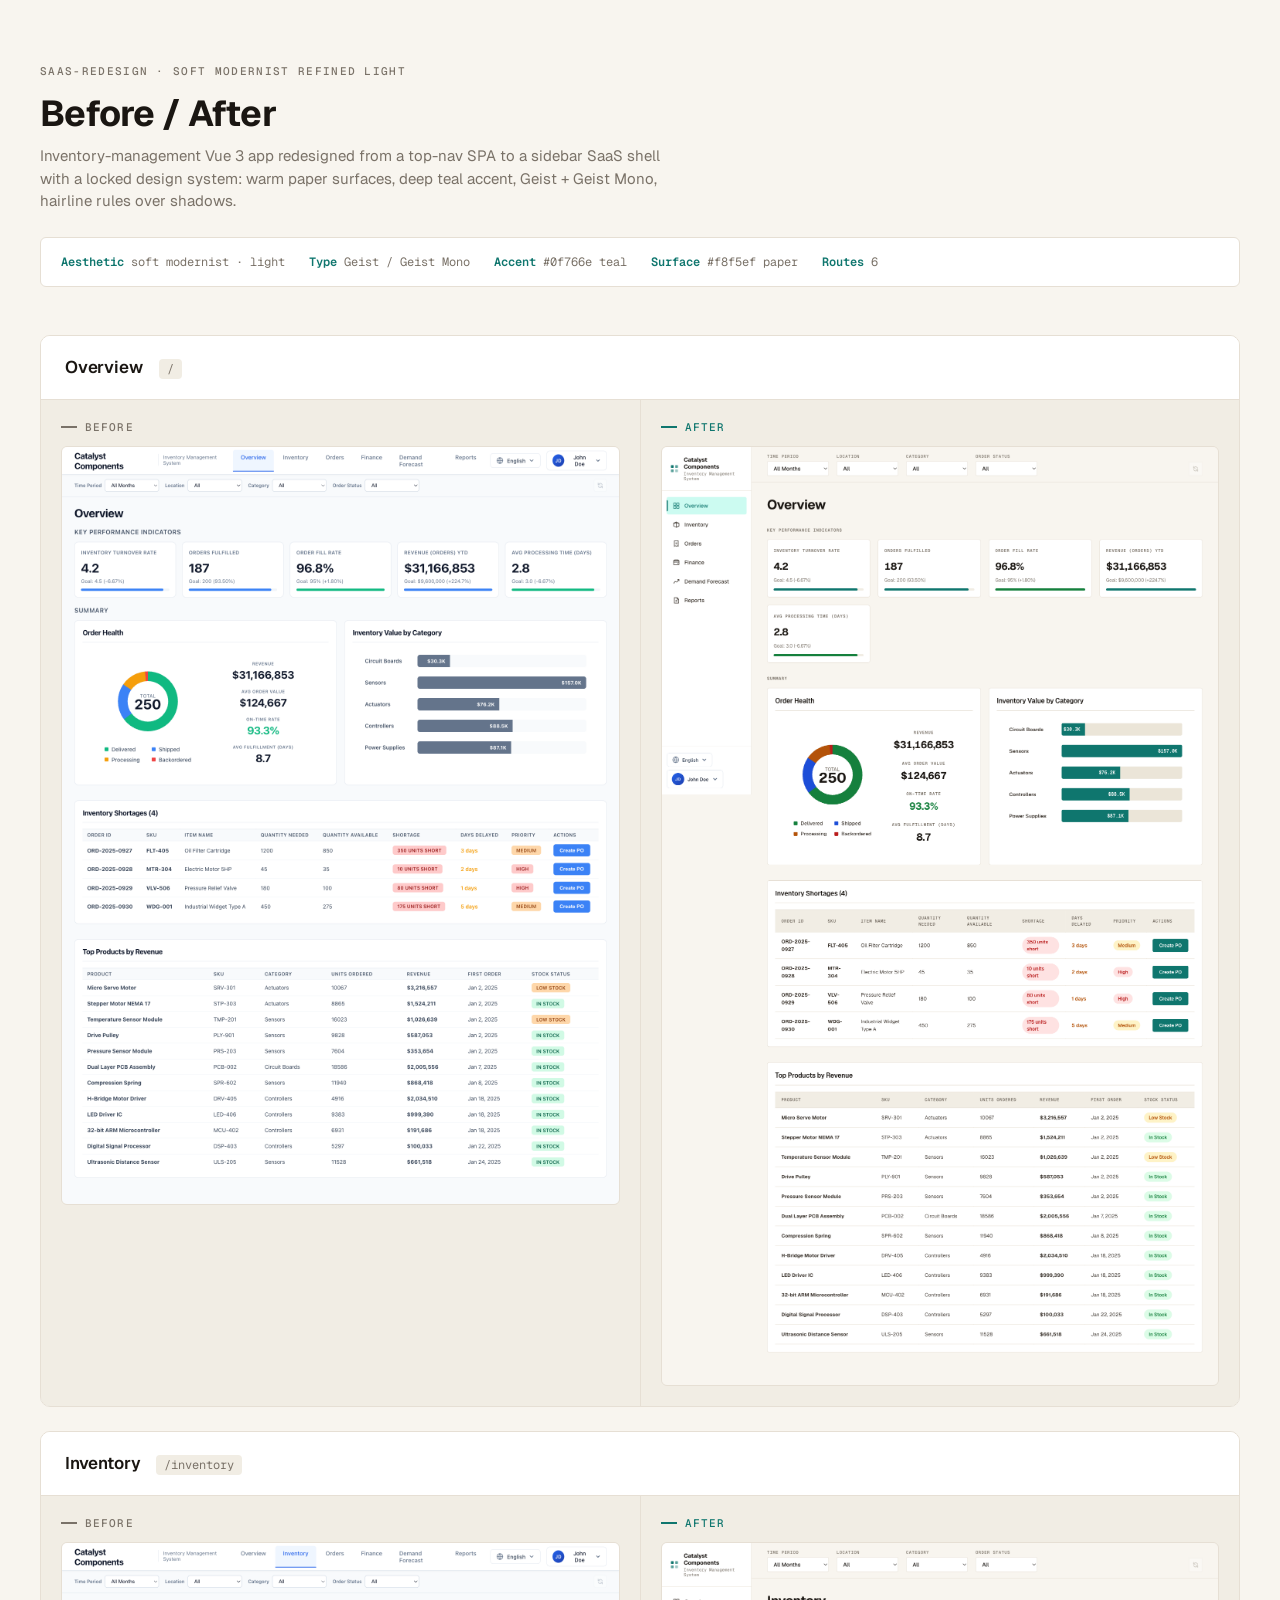
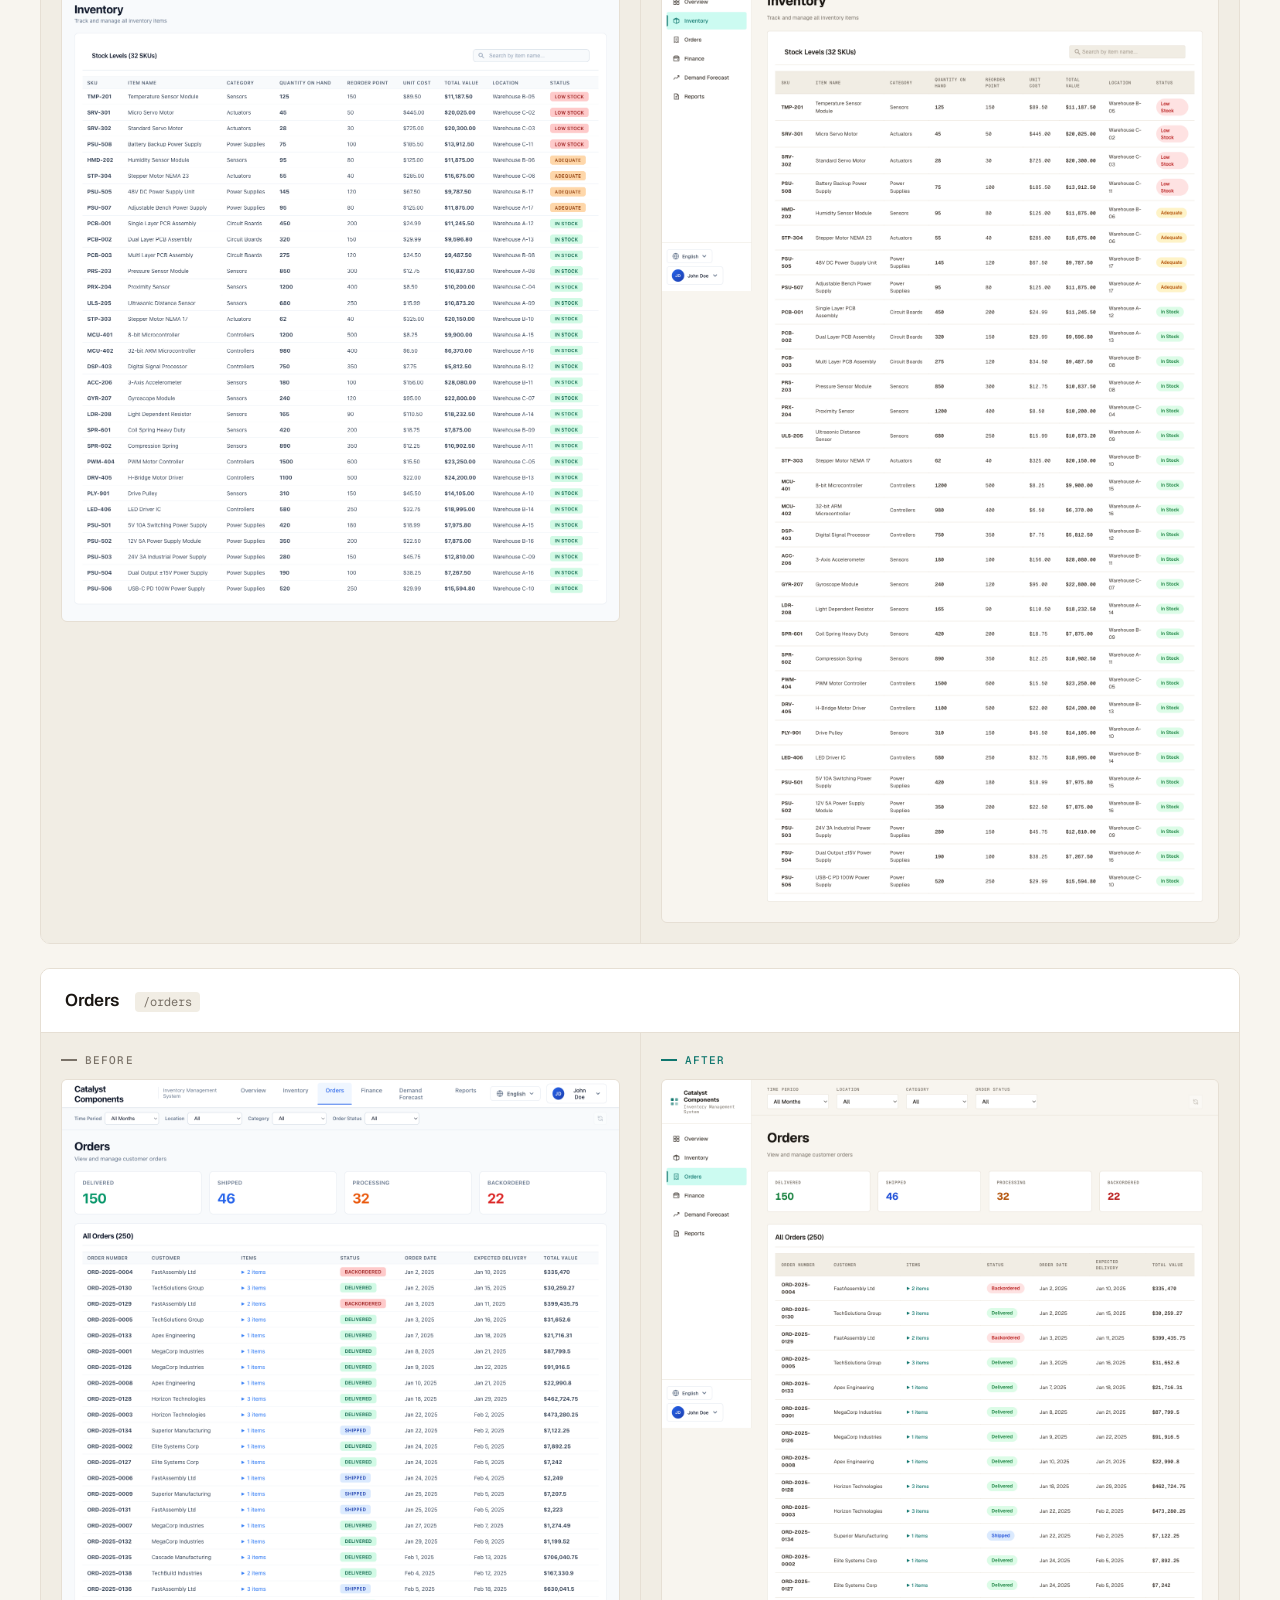
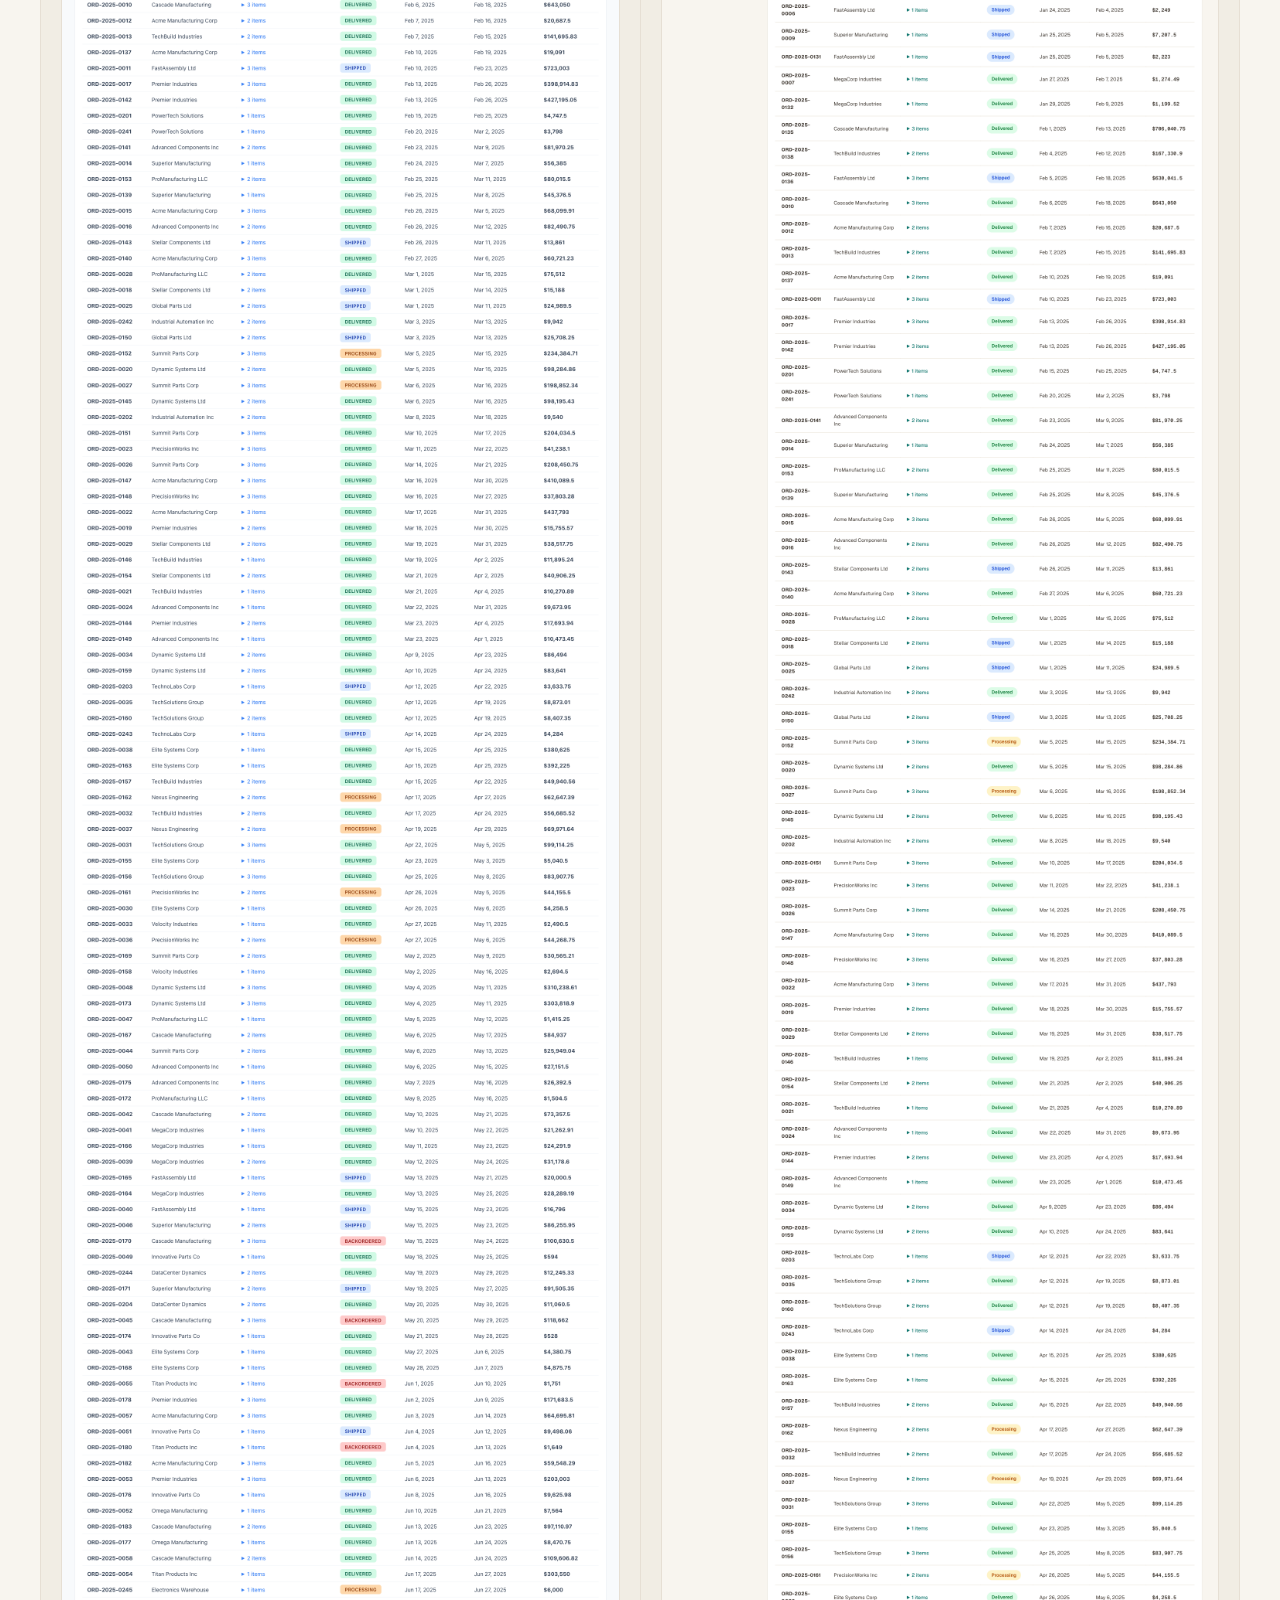
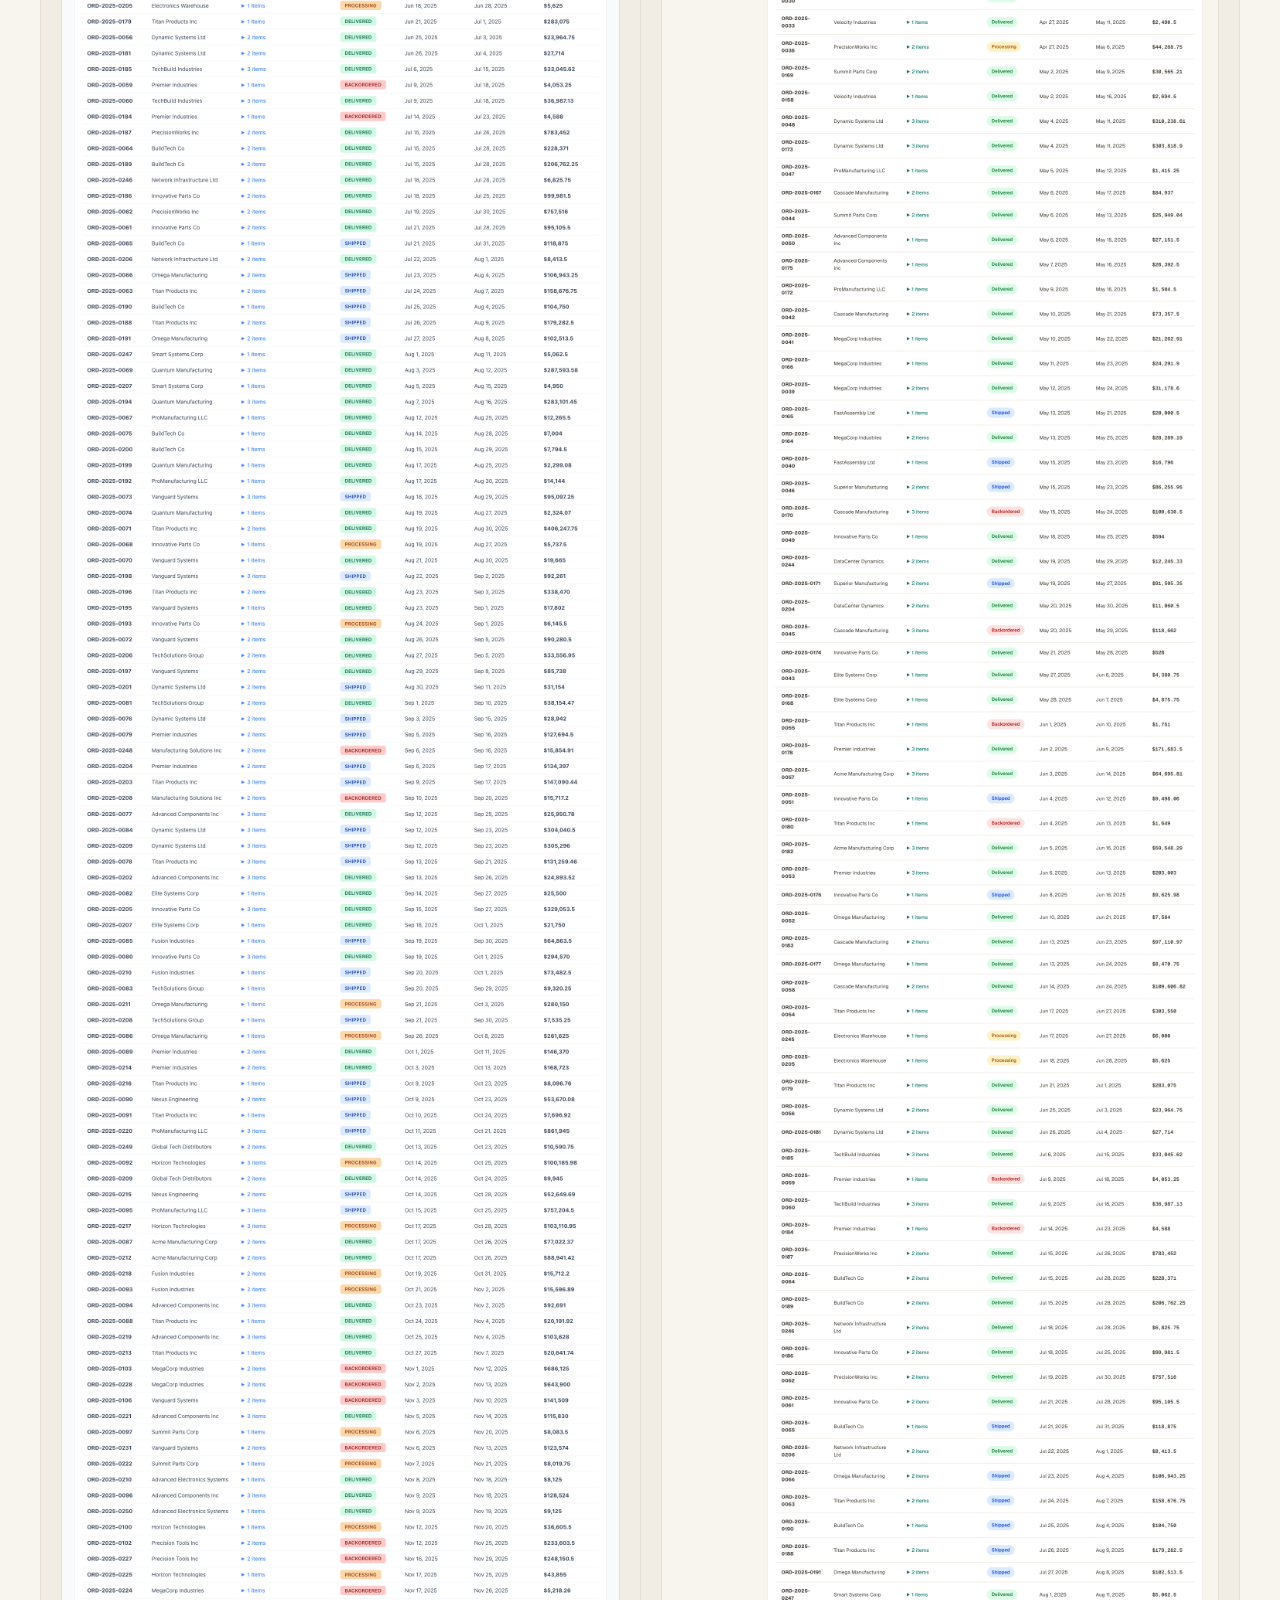
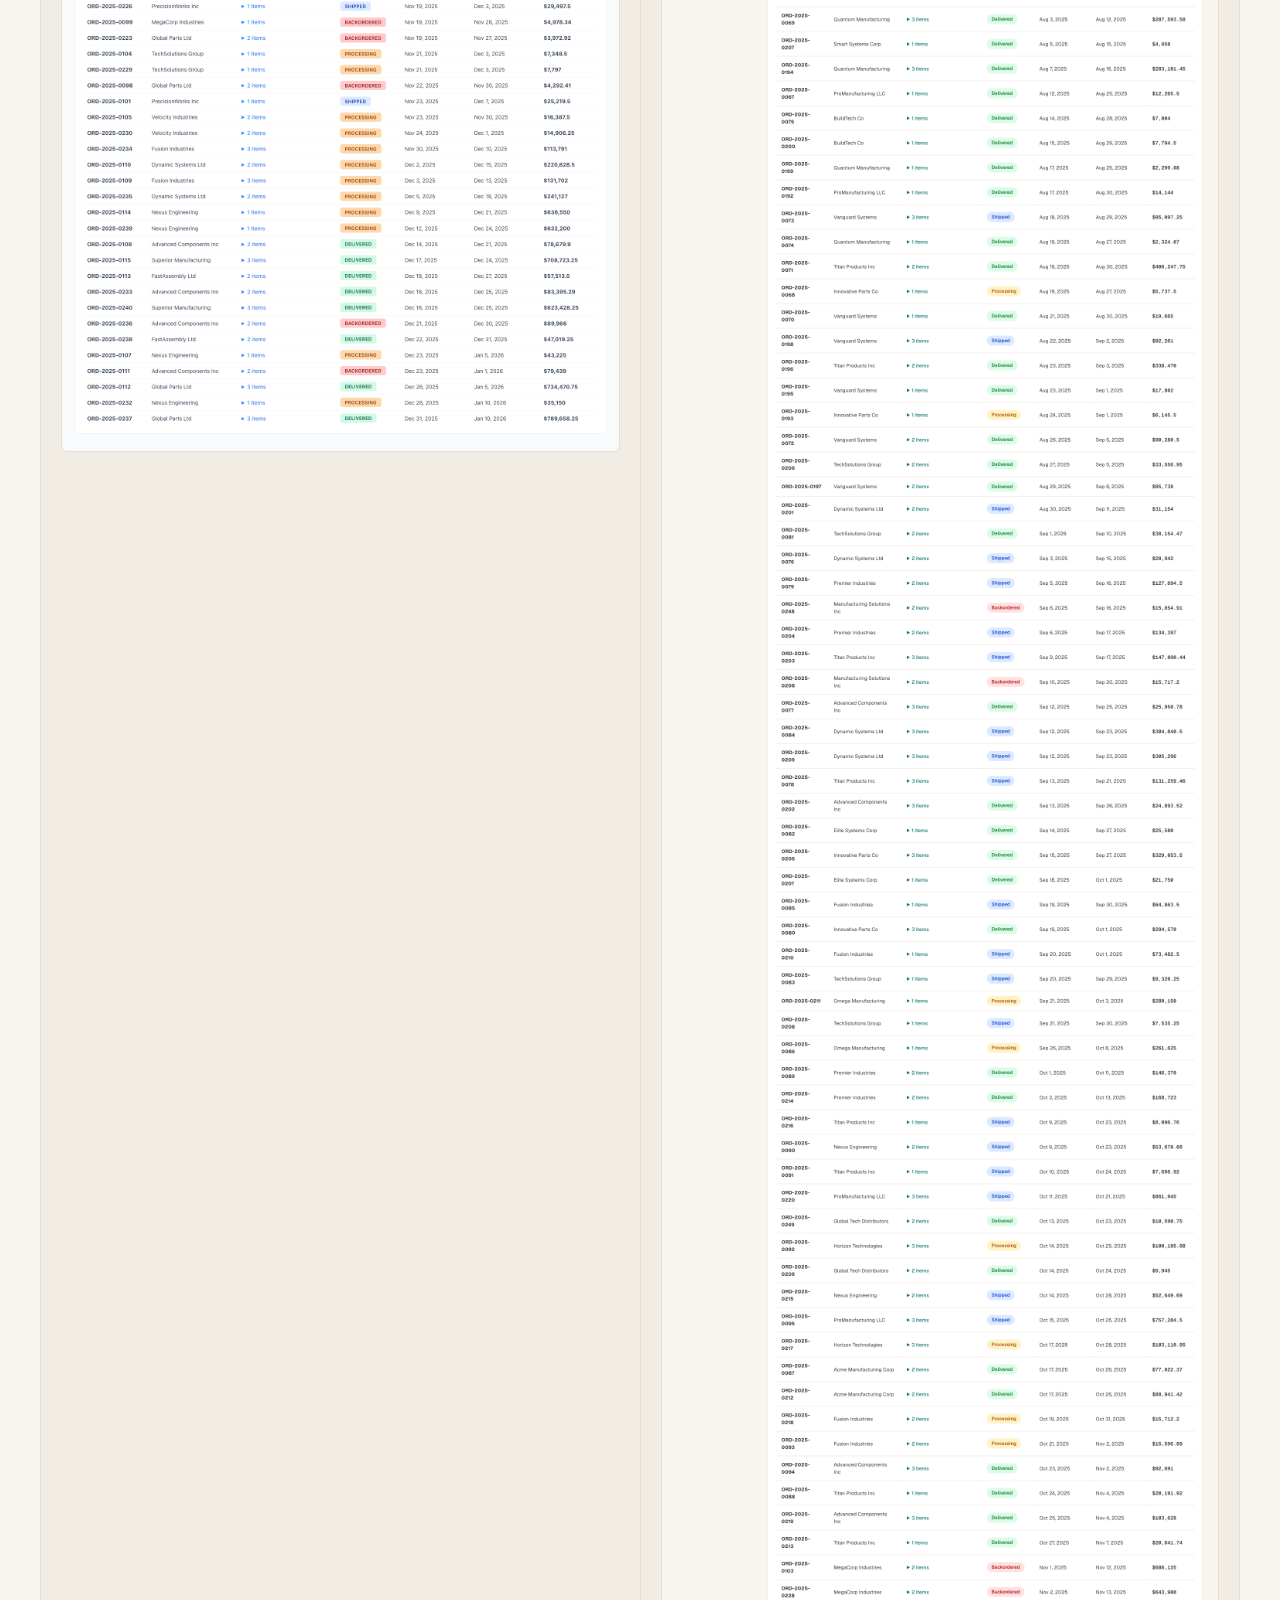
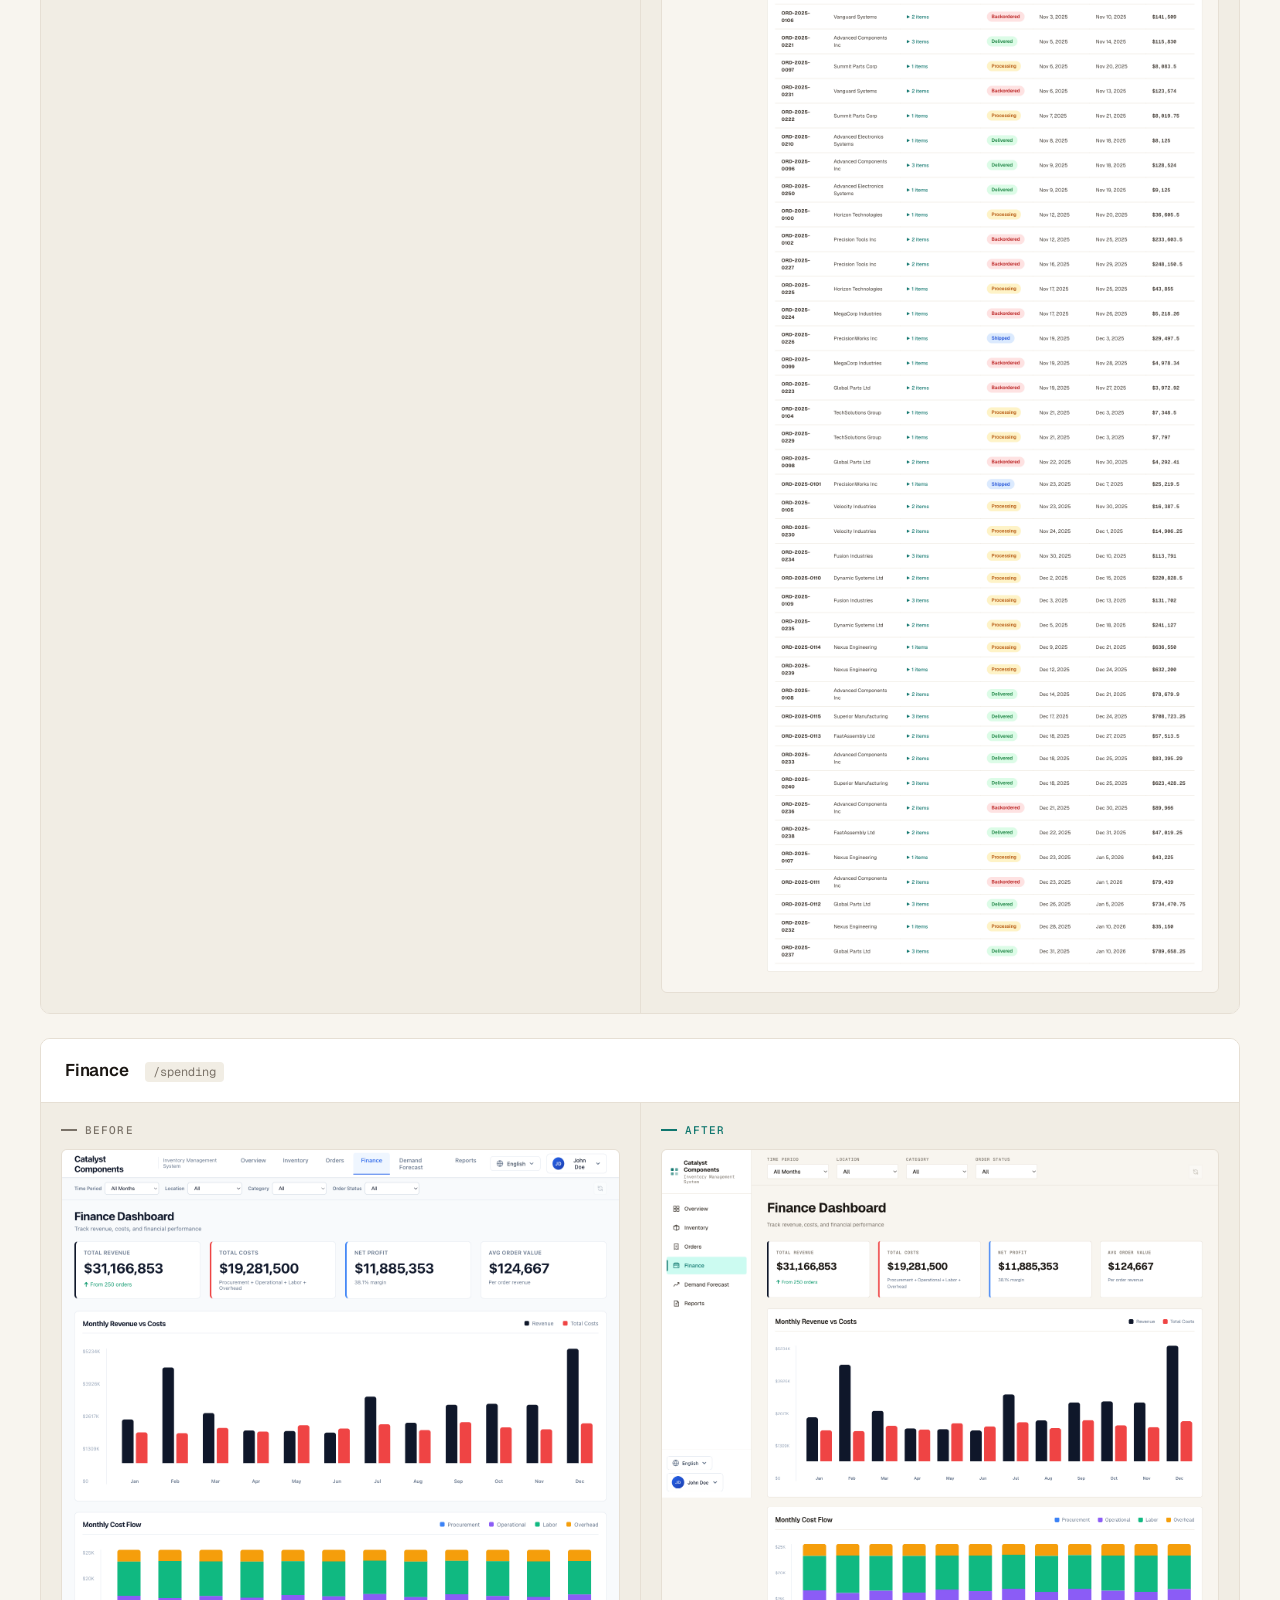
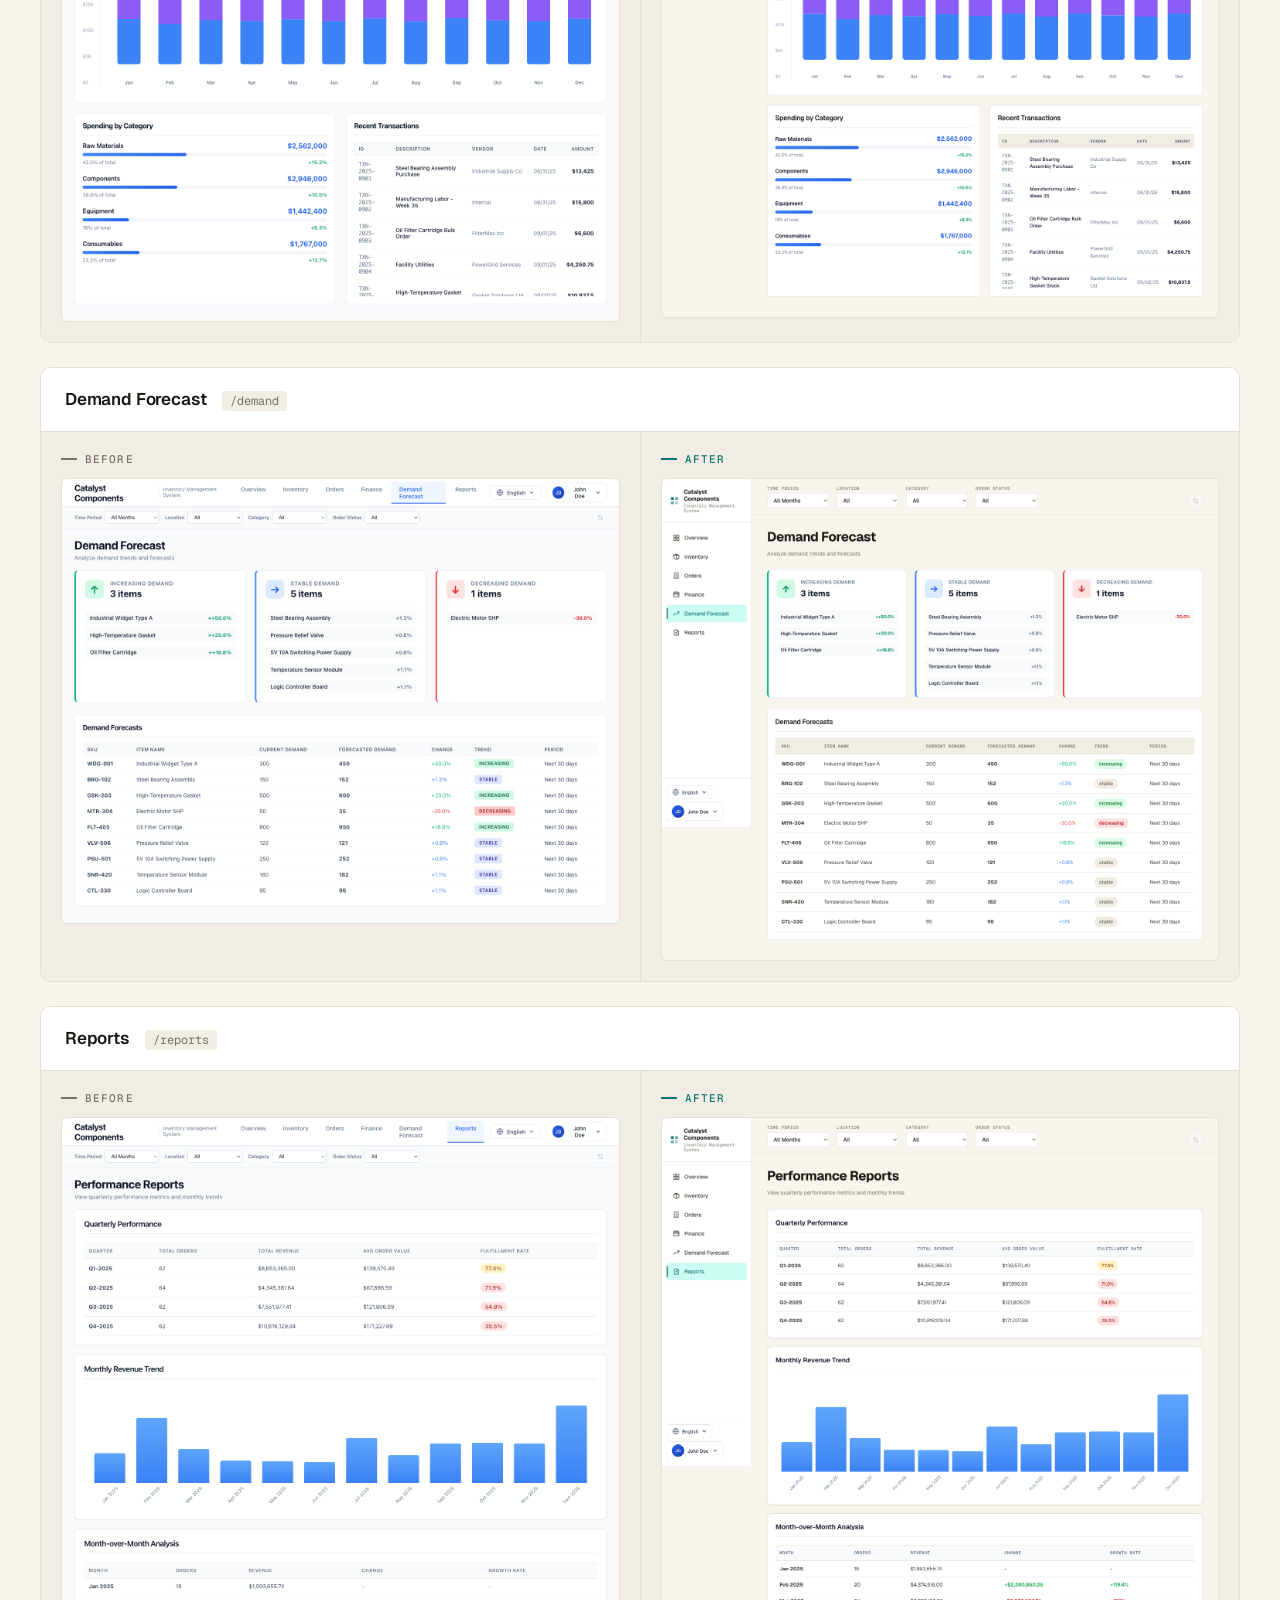
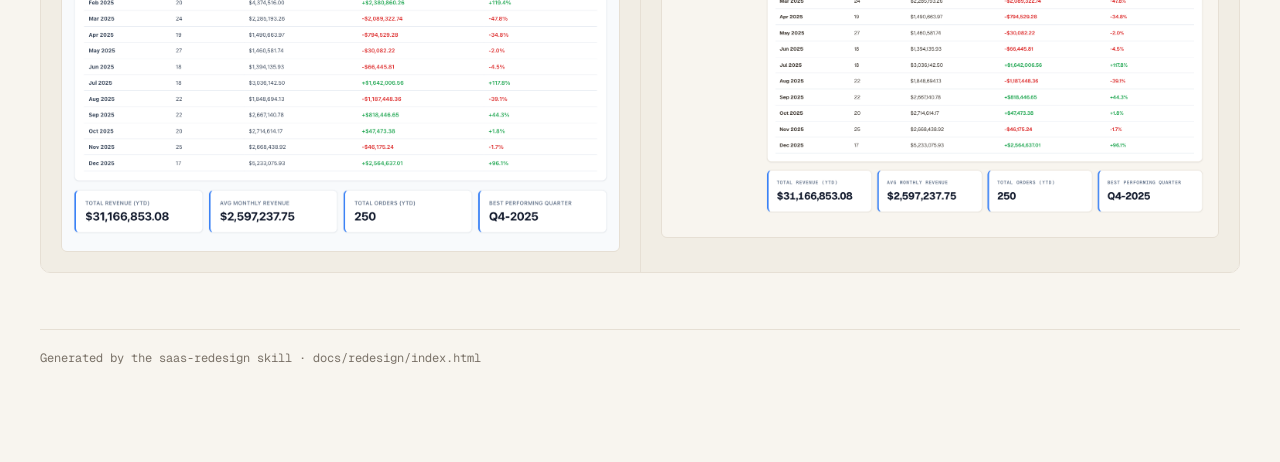
<file: docs/redesign/index.html>
<!DOCTYPE html>
<html lang="en">
<head>
<meta charset="UTF-8" />
<title>SaaS Redesign — Before / After</title>
<link rel="preconnect" href="https://fonts.googleapis.com">
<link rel="preconnect" href="https://fonts.gstatic.com" crossorigin>
<link href="https://fonts.googleapis.com/css2?family=Geist:wght@400;500;600;700&family=Geist+Mono:wght@400;500;600&display=swap" rel="stylesheet">
<style>
  :root {
    --bg: #f8f5ef;
    --surface: #ffffff;
    --surface-2: #f1ede4;
    --ink: #1a1612;
    --muted: #7a7268;
    --line: #e6dfd4;
    --accent: #0f766e;
    --accent-soft: #ccfbf1;
  }
  * { box-sizing: border-box; }
  body {
    margin: 0;
    background: var(--bg);
    color: var(--ink);
    font-family: 'Geist', -apple-system, BlinkMacSystemFont, 'Segoe UI', sans-serif;
    -webkit-font-smoothing: antialiased;
  }
  .wrap { max-width: 1680px; margin: 0 auto; padding: 64px 40px 96px; }
  .eyebrow {
    font-family: 'Geist Mono', ui-monospace, monospace;
    font-size: 11px;
    text-transform: uppercase;
    letter-spacing: 0.12em;
    color: var(--muted);
    font-weight: 500;
    margin-bottom: 12px;
  }
  h1 {
    margin: 0 0 8px;
    font-size: 36px;
    font-weight: 700;
    letter-spacing: -0.02em;
  }
  p.lede {
    margin: 0 0 16px;
    color: var(--muted);
    max-width: 640px;
    font-size: 15px;
    line-height: 1.5;
  }
  .meta {
    display: flex;
    gap: 24px;
    margin: 24px 0 48px;
    padding: 16px 20px;
    background: var(--surface);
    border: 1px solid var(--line);
    border-radius: 6px;
    font-family: 'Geist Mono', monospace;
    font-size: 12px;
    color: var(--muted);
  }
  .meta strong {
    color: var(--accent);
    font-weight: 600;
  }
  .row {
    background: var(--surface);
    border: 1px solid var(--line);
    border-radius: 10px;
    margin-bottom: 24px;
    overflow: hidden;
  }
  .row-header {
    display: flex;
    align-items: baseline;
    gap: 16px;
    padding: 20px 24px;
    border-bottom: 1px solid var(--line);
    background: var(--surface);
  }
  .row-header h2 {
    margin: 0;
    font-size: 17px;
    font-weight: 600;
    letter-spacing: -0.01em;
  }
  .row-header code {
    font-family: 'Geist Mono', monospace;
    font-size: 12px;
    color: var(--muted);
    background: var(--surface-2);
    padding: 2px 8px;
    border-radius: 4px;
  }
  .pair {
    display: grid;
    grid-template-columns: 1fr 1fr;
    gap: 1px;
    background: var(--line);
  }
  figure {
    margin: 0;
    padding: 20px;
    background: var(--surface-2);
  }
  figcaption {
    font-family: 'Geist Mono', monospace;
    font-size: 11px;
    text-transform: uppercase;
    letter-spacing: 0.1em;
    color: var(--muted);
    margin-bottom: 12px;
    font-weight: 500;
    display: flex;
    align-items: center;
    gap: 8px;
  }
  figcaption .bar {
    display: inline-block;
    width: 16px;
    height: 2px;
    background: var(--muted);
  }
  figure.after figcaption .bar { background: var(--accent); }
  figure.after figcaption { color: var(--accent); }
  img {
    width: 100%;
    height: auto;
    display: block;
    border: 1px solid var(--line);
    border-radius: 6px;
    background: white;
  }
  footer {
    margin-top: 56px;
    padding-top: 20px;
    border-top: 1px solid var(--line);
    color: var(--muted);
    font-size: 12px;
    font-family: 'Geist Mono', monospace;
  }
</style>
</head>
<body>
<div class="wrap">
  <div class="eyebrow">saas-redesign · soft modernist refined light</div>
  <h1>Before / After</h1>
  <p class="lede">
    Inventory-management Vue 3 app redesigned from a top-nav SPA to a sidebar SaaS shell with a locked design system: warm paper surfaces, deep teal accent, Geist + Geist Mono, hairline rules over shadows.
  </p>
  <div class="meta">
    <span><strong>Aesthetic</strong> soft modernist · light</span>
    <span><strong>Type</strong> Geist / Geist Mono</span>
    <span><strong>Accent</strong> #0f766e teal</span>
    <span><strong>Surface</strong> #f8f5ef paper</span>
    <span><strong>Routes</strong> 6</span>
  </div>

  <section class="row">
    <div class="row-header"><h2>Overview</h2><code>/</code></div>
    <div class="pair">
      <figure class="before"><figcaption><span class="bar"></span>Before</figcaption><img src="before-overview.png" alt="Overview before"></figure>
      <figure class="after"><figcaption><span class="bar"></span>After</figcaption><img src="after-overview.png" alt="Overview after"></figure>
    </div>
  </section>

  <section class="row">
    <div class="row-header"><h2>Inventory</h2><code>/inventory</code></div>
    <div class="pair">
      <figure class="before"><figcaption><span class="bar"></span>Before</figcaption><img src="before-inventory.png" alt="Inventory before"></figure>
      <figure class="after"><figcaption><span class="bar"></span>After</figcaption><img src="after-inventory.png" alt="Inventory after"></figure>
    </div>
  </section>

  <section class="row">
    <div class="row-header"><h2>Orders</h2><code>/orders</code></div>
    <div class="pair">
      <figure class="before"><figcaption><span class="bar"></span>Before</figcaption><img src="before-orders.png" alt="Orders before"></figure>
      <figure class="after"><figcaption><span class="bar"></span>After</figcaption><img src="after-orders.png" alt="Orders after"></figure>
    </div>
  </section>

  <section class="row">
    <div class="row-header"><h2>Finance</h2><code>/spending</code></div>
    <div class="pair">
      <figure class="before"><figcaption><span class="bar"></span>Before</figcaption><img src="before-spending.png" alt="Finance before"></figure>
      <figure class="after"><figcaption><span class="bar"></span>After</figcaption><img src="after-spending.png" alt="Finance after"></figure>
    </div>
  </section>

  <section class="row">
    <div class="row-header"><h2>Demand Forecast</h2><code>/demand</code></div>
    <div class="pair">
      <figure class="before"><figcaption><span class="bar"></span>Before</figcaption><img src="before-demand.png" alt="Demand before"></figure>
      <figure class="after"><figcaption><span class="bar"></span>After</figcaption><img src="after-demand.png" alt="Demand after"></figure>
    </div>
  </section>

  <section class="row">
    <div class="row-header"><h2>Reports</h2><code>/reports</code></div>
    <div class="pair">
      <figure class="before"><figcaption><span class="bar"></span>Before</figcaption><img src="before-reports.png" alt="Reports before"></figure>
      <figure class="after"><figcaption><span class="bar"></span>After</figcaption><img src="after-reports.png" alt="Reports after"></figure>
    </div>
  </section>

  <footer>
    Generated by the saas-redesign skill · docs/redesign/index.html
  </footer>
</div>
</body>
</html>
</file>
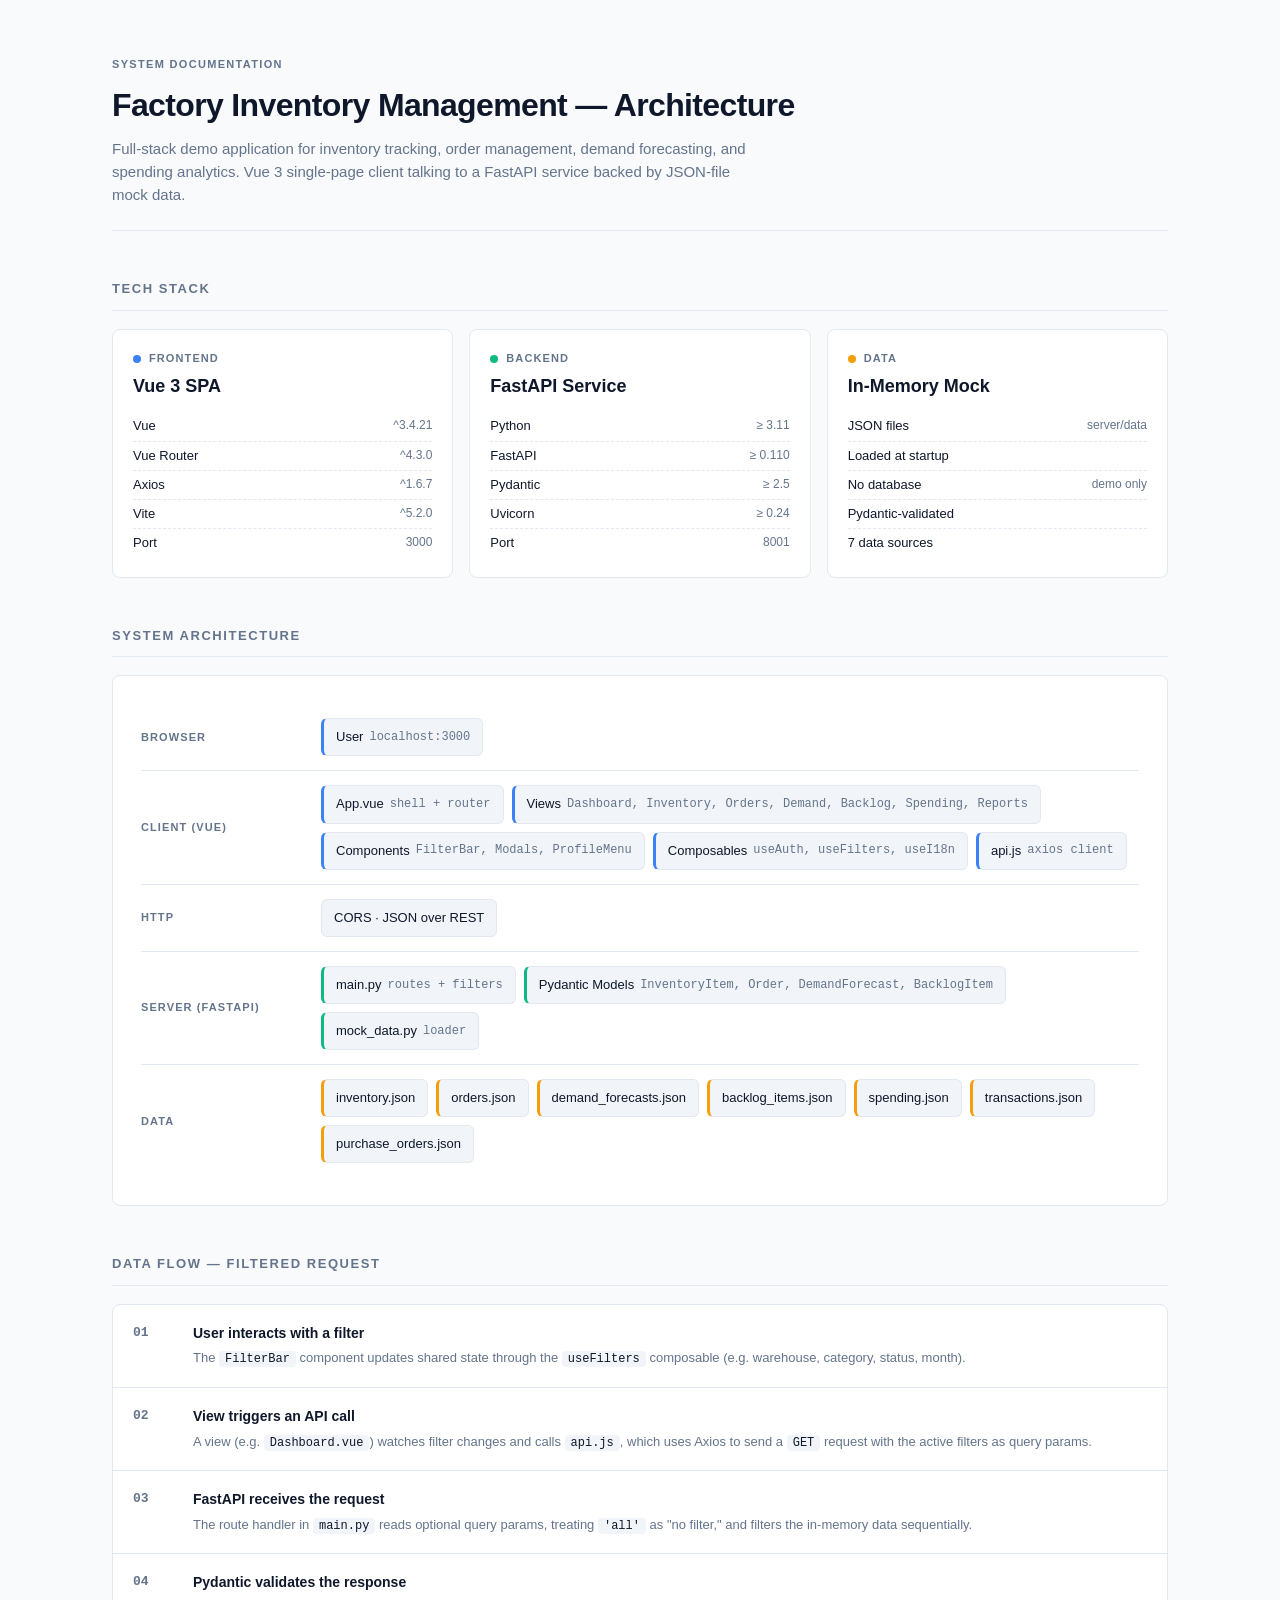
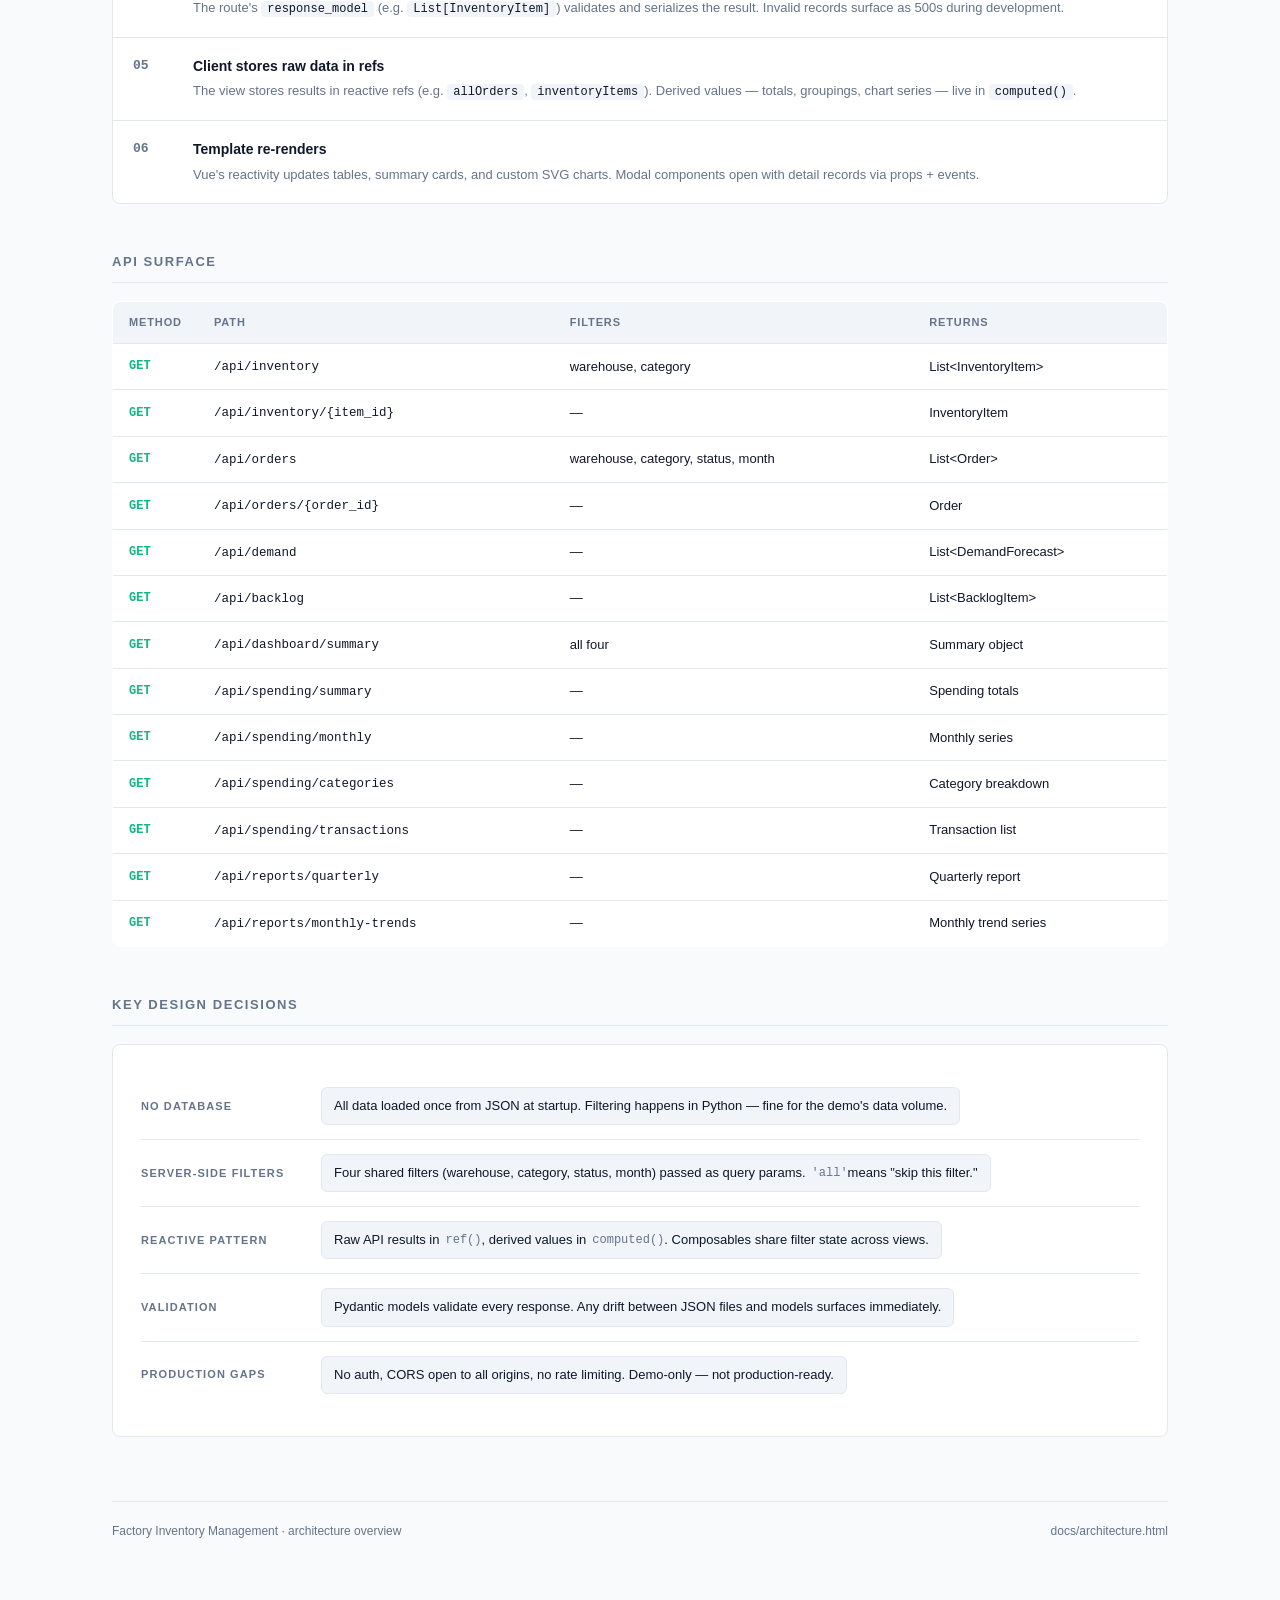
<file: docs/architecture.html>
<!DOCTYPE html>
<html lang="en">
<head>
<meta charset="UTF-8" />
<meta name="viewport" content="width=device-width, initial-scale=1.0" />
<title>Architecture · Factory Inventory Management</title>
<style>
  :root {
    --bg: #f8fafc;
    --surface: #ffffff;
    --ink: #0f172a;
    --muted: #64748b;
    --line: #e2e8f0;
    --accent: #0f172a;
    --frontend: #3b82f6;
    --backend: #10b981;
    --data: #f59e0b;
    --chip-bg: #f1f5f9;
  }
  * { box-sizing: border-box; }
  html, body {
    margin: 0;
    padding: 0;
    background: var(--bg);
    color: var(--ink);
    font-family: -apple-system, BlinkMacSystemFont, "Segoe UI", Roboto, Helvetica, Arial, sans-serif;
    font-size: 15px;
    line-height: 1.55;
  }
  .container {
    max-width: 1120px;
    margin: 0 auto;
    padding: 56px 32px 96px;
  }
  header.page {
    border-bottom: 1px solid var(--line);
    padding-bottom: 24px;
    margin-bottom: 40px;
  }
  header.page .eyebrow {
    text-transform: uppercase;
    letter-spacing: 0.12em;
    font-size: 11px;
    color: var(--muted);
    font-weight: 600;
  }
  header.page h1 {
    margin: 8px 0 6px;
    font-size: 32px;
    font-weight: 700;
    letter-spacing: -0.02em;
  }
  header.page p {
    margin: 0;
    color: var(--muted);
    max-width: 640px;
  }
  section {
    margin: 48px 0;
  }
  section h2 {
    font-size: 13px;
    text-transform: uppercase;
    letter-spacing: 0.12em;
    color: var(--muted);
    font-weight: 600;
    margin: 0 0 18px;
    border-bottom: 1px solid var(--line);
    padding-bottom: 10px;
  }

  /* Stack grid */
  .stack-grid {
    display: grid;
    grid-template-columns: repeat(3, 1fr);
    gap: 16px;
  }
  .stack-card {
    background: var(--surface);
    border: 1px solid var(--line);
    border-radius: 8px;
    padding: 20px;
  }
  .stack-card .label {
    font-size: 11px;
    text-transform: uppercase;
    letter-spacing: 0.1em;
    color: var(--muted);
    font-weight: 600;
    margin-bottom: 6px;
  }
  .stack-card h3 {
    margin: 0 0 12px;
    font-size: 18px;
    font-weight: 600;
  }
  .stack-card ul {
    margin: 0;
    padding: 0;
    list-style: none;
  }
  .stack-card li {
    font-size: 13px;
    color: var(--ink);
    padding: 4px 0;
    display: flex;
    justify-content: space-between;
    border-top: 1px dashed var(--line);
  }
  .stack-card li:first-child { border-top: 0; }
  .stack-card li span.v {
    color: var(--muted);
    font-variant-numeric: tabular-nums;
    font-size: 12px;
  }
  .dot {
    display: inline-block;
    width: 8px;
    height: 8px;
    border-radius: 50%;
    margin-right: 8px;
    vertical-align: middle;
  }
  .dot.fe { background: var(--frontend); }
  .dot.be { background: var(--backend); }
  .dot.dt { background: var(--data); }

  /* Architecture diagram */
  .diagram {
    background: var(--surface);
    border: 1px solid var(--line);
    border-radius: 8px;
    padding: 28px;
  }
  .layer-row {
    display: grid;
    grid-template-columns: 160px 1fr;
    gap: 20px;
    align-items: stretch;
    padding: 14px 0;
    border-top: 1px solid var(--line);
  }
  .layer-row:first-child { border-top: 0; }
  .layer-label {
    text-transform: uppercase;
    letter-spacing: 0.1em;
    font-size: 11px;
    color: var(--muted);
    font-weight: 600;
    display: flex;
    align-items: center;
  }
  .layer-content {
    display: flex;
    flex-wrap: wrap;
    gap: 8px;
  }
  .node {
    background: var(--chip-bg);
    border: 1px solid var(--line);
    border-radius: 6px;
    padding: 8px 12px;
    font-size: 13px;
    color: var(--ink);
    font-weight: 500;
    display: inline-flex;
    align-items: center;
  }
  .node.fe { border-left: 3px solid var(--frontend); }
  .node.be { border-left: 3px solid var(--backend); }
  .node.dt { border-left: 3px solid var(--data); }
  .node code {
    font-family: ui-monospace, SFMono-Regular, Menlo, monospace;
    font-size: 12px;
    color: var(--muted);
    margin-left: 6px;
  }

  /* Data flow */
  .flow {
    display: grid;
    grid-template-columns: 1fr;
    gap: 0;
    background: var(--surface);
    border: 1px solid var(--line);
    border-radius: 8px;
    overflow: hidden;
  }
  .flow-step {
    display: grid;
    grid-template-columns: 60px 1fr;
    padding: 18px 20px;
    border-top: 1px solid var(--line);
    align-items: start;
  }
  .flow-step:first-child { border-top: 0; }
  .flow-step .step-num {
    font-family: ui-monospace, SFMono-Regular, Menlo, monospace;
    font-size: 13px;
    color: var(--muted);
    font-weight: 600;
  }
  .flow-step h4 {
    margin: 0 0 4px;
    font-size: 14px;
    font-weight: 600;
  }
  .flow-step p {
    margin: 0;
    color: var(--muted);
    font-size: 13px;
  }
  .flow-step code {
    font-family: ui-monospace, SFMono-Regular, Menlo, monospace;
    font-size: 12px;
    background: var(--chip-bg);
    padding: 1px 6px;
    border-radius: 4px;
    color: var(--ink);
  }

  /* Endpoints table */
  table.endpoints {
    width: 100%;
    border-collapse: collapse;
    background: var(--surface);
    border: 1px solid var(--line);
    border-radius: 8px;
    overflow: hidden;
  }
  table.endpoints th, table.endpoints td {
    text-align: left;
    padding: 12px 16px;
    font-size: 13px;
    border-top: 1px solid var(--line);
  }
  table.endpoints th {
    background: var(--chip-bg);
    text-transform: uppercase;
    letter-spacing: 0.08em;
    font-size: 11px;
    color: var(--muted);
    font-weight: 600;
    border-top: 0;
  }
  table.endpoints td code {
    font-family: ui-monospace, SFMono-Regular, Menlo, monospace;
    font-size: 12.5px;
    color: var(--ink);
  }
  table.endpoints td.method {
    color: var(--backend);
    font-weight: 600;
    font-family: ui-monospace, SFMono-Regular, Menlo, monospace;
    font-size: 12px;
  }

  footer.page {
    margin-top: 64px;
    padding-top: 20px;
    border-top: 1px solid var(--line);
    color: var(--muted);
    font-size: 12px;
    display: flex;
    justify-content: space-between;
  }

  @media (max-width: 760px) {
    .stack-grid { grid-template-columns: 1fr; }
    .layer-row { grid-template-columns: 1fr; gap: 8px; }
    .flow-step { grid-template-columns: 40px 1fr; }
  }
</style>
</head>
<body>
  <div class="container">

    <header class="page">
      <div class="eyebrow">System Documentation</div>
      <h1>Factory Inventory Management — Architecture</h1>
      <p>
        Full-stack demo application for inventory tracking, order management, demand
        forecasting, and spending analytics. Vue 3 single-page client talking to a
        FastAPI service backed by JSON-file mock data.
      </p>
    </header>

    <!-- TECH STACK -->
    <section>
      <h2>Tech Stack</h2>
      <div class="stack-grid">
        <div class="stack-card">
          <div class="label"><span class="dot fe"></span>Frontend</div>
          <h3>Vue 3 SPA</h3>
          <ul>
            <li>Vue <span class="v">^3.4.21</span></li>
            <li>Vue Router <span class="v">^4.3.0</span></li>
            <li>Axios <span class="v">^1.6.7</span></li>
            <li>Vite <span class="v">^5.2.0</span></li>
            <li>Port <span class="v">3000</span></li>
          </ul>
        </div>
        <div class="stack-card">
          <div class="label"><span class="dot be"></span>Backend</div>
          <h3>FastAPI Service</h3>
          <ul>
            <li>Python <span class="v">&ge; 3.11</span></li>
            <li>FastAPI <span class="v">&ge; 0.110</span></li>
            <li>Pydantic <span class="v">&ge; 2.5</span></li>
            <li>Uvicorn <span class="v">&ge; 0.24</span></li>
            <li>Port <span class="v">8001</span></li>
          </ul>
        </div>
        <div class="stack-card">
          <div class="label"><span class="dot dt"></span>Data</div>
          <h3>In-Memory Mock</h3>
          <ul>
            <li>JSON files <span class="v">server/data</span></li>
            <li>Loaded at startup</span></li>
            <li>No database <span class="v">demo only</span></li>
            <li>Pydantic-validated</li>
            <li>7 data sources</li>
          </ul>
        </div>
      </div>
    </section>

    <!-- ARCHITECTURE -->
    <section>
      <h2>System Architecture</h2>
      <div class="diagram">

        <div class="layer-row">
          <div class="layer-label">Browser</div>
          <div class="layer-content">
            <div class="node fe">User <code>localhost:3000</code></div>
          </div>
        </div>

        <div class="layer-row">
          <div class="layer-label">Client (Vue)</div>
          <div class="layer-content">
            <div class="node fe">App.vue <code>shell + router</code></div>
            <div class="node fe">Views <code>Dashboard, Inventory, Orders, Demand, Backlog, Spending, Reports</code></div>
            <div class="node fe">Components <code>FilterBar, Modals, ProfileMenu</code></div>
            <div class="node fe">Composables <code>useAuth, useFilters, useI18n</code></div>
            <div class="node fe">api.js <code>axios client</code></div>
          </div>
        </div>

        <div class="layer-row">
          <div class="layer-label">HTTP</div>
          <div class="layer-content">
            <div class="node">CORS · JSON over REST</div>
          </div>
        </div>

        <div class="layer-row">
          <div class="layer-label">Server (FastAPI)</div>
          <div class="layer-content">
            <div class="node be">main.py <code>routes + filters</code></div>
            <div class="node be">Pydantic Models <code>InventoryItem, Order, DemandForecast, BacklogItem</code></div>
            <div class="node be">mock_data.py <code>loader</code></div>
          </div>
        </div>

        <div class="layer-row">
          <div class="layer-label">Data</div>
          <div class="layer-content">
            <div class="node dt">inventory.json</div>
            <div class="node dt">orders.json</div>
            <div class="node dt">demand_forecasts.json</div>
            <div class="node dt">backlog_items.json</div>
            <div class="node dt">spending.json</div>
            <div class="node dt">transactions.json</div>
            <div class="node dt">purchase_orders.json</div>
          </div>
        </div>

      </div>
    </section>

    <!-- DATA FLOW -->
    <section>
      <h2>Data Flow — Filtered Request</h2>
      <div class="flow">
        <div class="flow-step">
          <div class="step-num">01</div>
          <div>
            <h4>User interacts with a filter</h4>
            <p>The <code>FilterBar</code> component updates shared state through the <code>useFilters</code> composable (e.g. warehouse, category, status, month).</p>
          </div>
        </div>
        <div class="flow-step">
          <div class="step-num">02</div>
          <div>
            <h4>View triggers an API call</h4>
            <p>A view (e.g. <code>Dashboard.vue</code>) watches filter changes and calls <code>api.js</code>, which uses Axios to send a <code>GET</code> request with the active filters as query params.</p>
          </div>
        </div>
        <div class="flow-step">
          <div class="step-num">03</div>
          <div>
            <h4>FastAPI receives the request</h4>
            <p>The route handler in <code>main.py</code> reads optional query params, treating <code>'all'</code> as "no filter," and filters the in-memory data sequentially.</p>
          </div>
        </div>
        <div class="flow-step">
          <div class="step-num">04</div>
          <div>
            <h4>Pydantic validates the response</h4>
            <p>The route's <code>response_model</code> (e.g. <code>List[InventoryItem]</code>) validates and serializes the result. Invalid records surface as 500s during development.</p>
          </div>
        </div>
        <div class="flow-step">
          <div class="step-num">05</div>
          <div>
            <h4>Client stores raw data in refs</h4>
            <p>The view stores results in reactive refs (e.g. <code>allOrders</code>, <code>inventoryItems</code>). Derived values — totals, groupings, chart series — live in <code>computed()</code>.</p>
          </div>
        </div>
        <div class="flow-step">
          <div class="step-num">06</div>
          <div>
            <h4>Template re-renders</h4>
            <p>Vue's reactivity updates tables, summary cards, and custom SVG charts. Modal components open with detail records via props + events.</p>
          </div>
        </div>
      </div>
    </section>

    <!-- ENDPOINTS -->
    <section>
      <h2>API Surface</h2>
      <table class="endpoints">
        <thead>
          <tr>
            <th style="width:80px;">Method</th>
            <th>Path</th>
            <th>Filters</th>
            <th>Returns</th>
          </tr>
        </thead>
        <tbody>
          <tr><td class="method">GET</td><td><code>/api/inventory</code></td><td>warehouse, category</td><td>List&lt;InventoryItem&gt;</td></tr>
          <tr><td class="method">GET</td><td><code>/api/inventory/{item_id}</code></td><td>&mdash;</td><td>InventoryItem</td></tr>
          <tr><td class="method">GET</td><td><code>/api/orders</code></td><td>warehouse, category, status, month</td><td>List&lt;Order&gt;</td></tr>
          <tr><td class="method">GET</td><td><code>/api/orders/{order_id}</code></td><td>&mdash;</td><td>Order</td></tr>
          <tr><td class="method">GET</td><td><code>/api/demand</code></td><td>&mdash;</td><td>List&lt;DemandForecast&gt;</td></tr>
          <tr><td class="method">GET</td><td><code>/api/backlog</code></td><td>&mdash;</td><td>List&lt;BacklogItem&gt;</td></tr>
          <tr><td class="method">GET</td><td><code>/api/dashboard/summary</code></td><td>all four</td><td>Summary object</td></tr>
          <tr><td class="method">GET</td><td><code>/api/spending/summary</code></td><td>&mdash;</td><td>Spending totals</td></tr>
          <tr><td class="method">GET</td><td><code>/api/spending/monthly</code></td><td>&mdash;</td><td>Monthly series</td></tr>
          <tr><td class="method">GET</td><td><code>/api/spending/categories</code></td><td>&mdash;</td><td>Category breakdown</td></tr>
          <tr><td class="method">GET</td><td><code>/api/spending/transactions</code></td><td>&mdash;</td><td>Transaction list</td></tr>
          <tr><td class="method">GET</td><td><code>/api/reports/quarterly</code></td><td>&mdash;</td><td>Quarterly report</td></tr>
          <tr><td class="method">GET</td><td><code>/api/reports/monthly-trends</code></td><td>&mdash;</td><td>Monthly trend series</td></tr>
        </tbody>
      </table>
    </section>

    <!-- KEY DECISIONS -->
    <section>
      <h2>Key Design Decisions</h2>
      <div class="diagram">
        <div class="layer-row">
          <div class="layer-label">No Database</div>
          <div class="layer-content"><div class="node">All data loaded once from JSON at startup. Filtering happens in Python — fine for the demo's data volume.</div></div>
        </div>
        <div class="layer-row">
          <div class="layer-label">Server-side Filters</div>
          <div class="layer-content"><div class="node">Four shared filters (warehouse, category, status, month) passed as query params. <code>'all'</code> means "skip this filter."</div></div>
        </div>
        <div class="layer-row">
          <div class="layer-label">Reactive Pattern</div>
          <div class="layer-content"><div class="node">Raw API results in <code>ref()</code>, derived values in <code>computed()</code>. Composables share filter state across views.</div></div>
        </div>
        <div class="layer-row">
          <div class="layer-label">Validation</div>
          <div class="layer-content"><div class="node">Pydantic models validate every response. Any drift between JSON files and models surfaces immediately.</div></div>
        </div>
        <div class="layer-row">
          <div class="layer-label">Production Gaps</div>
          <div class="layer-content"><div class="node">No auth, CORS open to all origins, no rate limiting. Demo-only — not production-ready.</div></div>
        </div>
      </div>
    </section>

    <footer class="page">
      <div>Factory Inventory Management · architecture overview</div>
      <div>docs/architecture.html</div>
    </footer>

  </div>
</body>
</html>
</file>
